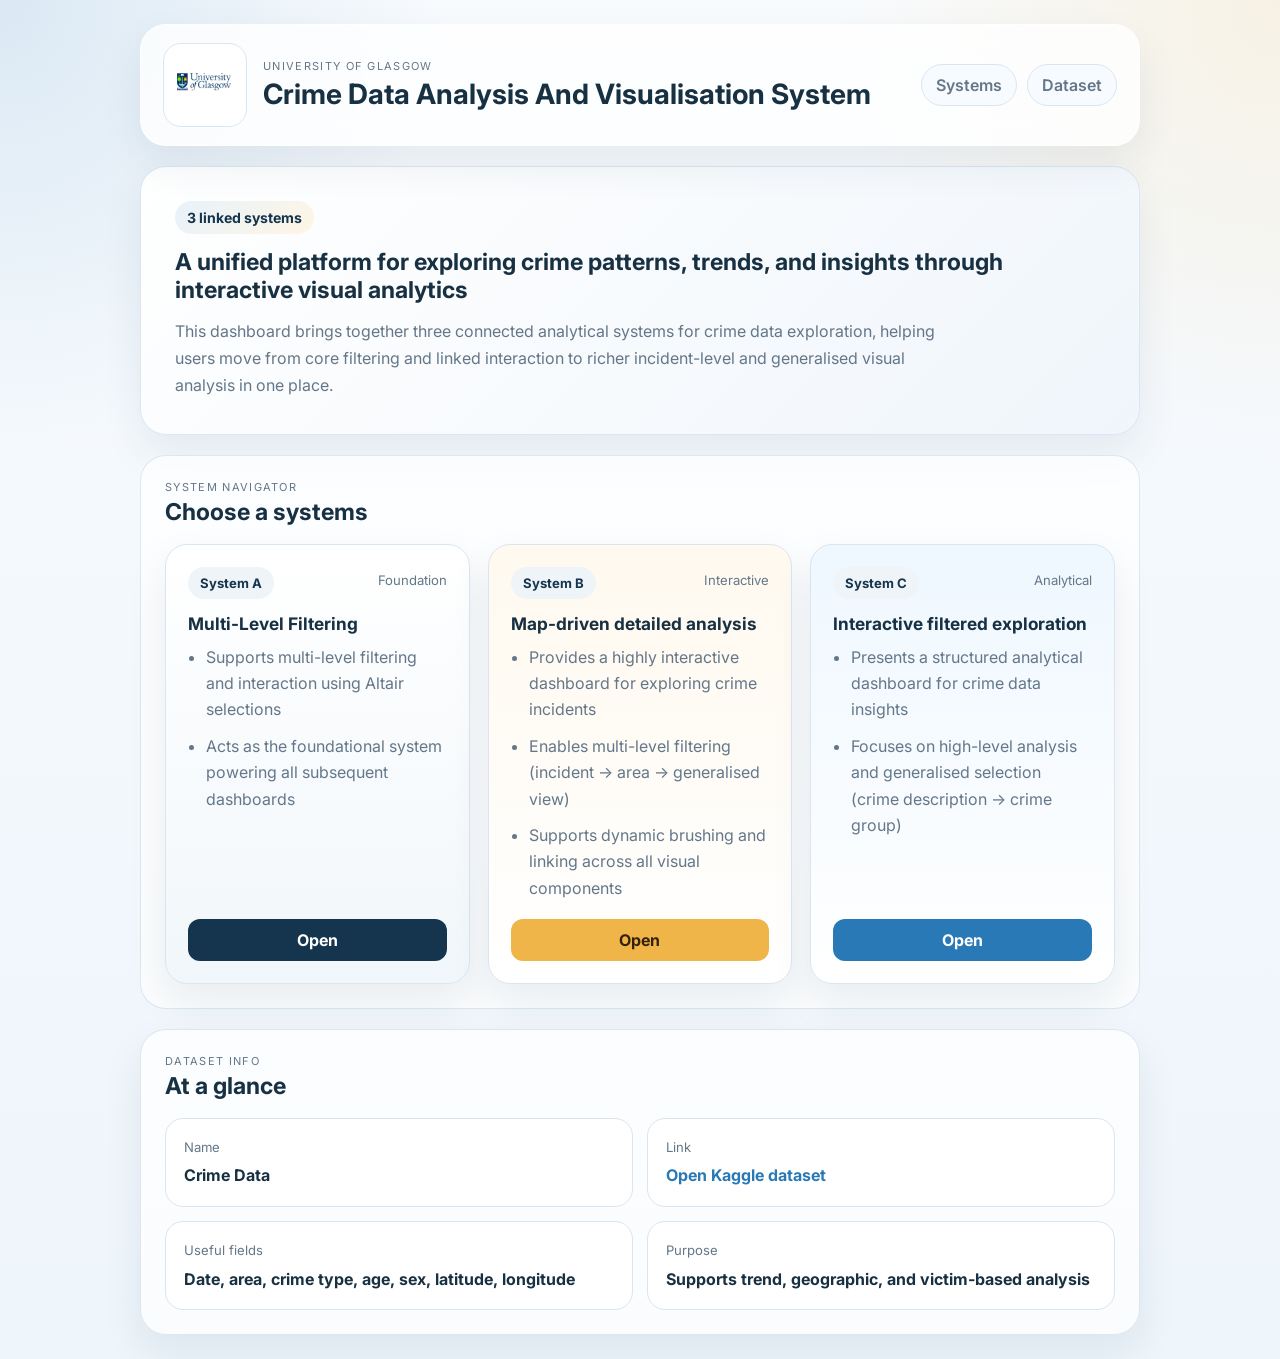
<file: dashboard.html>
<!DOCTYPE html>
<html lang="en">
<head>
  <meta charset="UTF-8" />
  <meta name="viewport" content="width=device-width, initial-scale=1.0" />
  <title>Crime Data Analysis and Visualisation System</title>
  <link rel="preconnect" href="https://fonts.googleapis.com">
  <link rel="preconnect" href="https://fonts.gstatic.com" crossorigin>
  <link href="https://fonts.googleapis.com/css2?family=Inter:wght@400;500;600;700;800&display=swap" rel="stylesheet">
  <link rel="stylesheet" href="dashboard.css" />
</head>
<body>
  <div class="page-shell">
    <header class="topbar">
      <div class="brand-wrap">
        <div class="logo-box">
          <img src="glasgow-logo.png" alt="University of Glasgow logo">
        </div>
        <div>
          <p class="overline">University of Glasgow</p>
          <h1>Crime Data Analysis And Visualisation System</h1>
        </div>
      </div>

      <nav class="topnav">
        <a href="#systems">Systems</a>
        <a href="#dataset">Dataset</a>
      </nav>
    </header>

    <main class="content">
      <section class="hero">
        <div class="hero-copy">
          <span class="badge">3 linked systems</span>
          <h3>A unified platform for exploring crime patterns, trends, and insights through interactive visual analytics</h3>
          <p>
            This dashboard brings together three connected analytical systems for crime data exploration,
            helping users move from core filtering and linked interaction to richer incident-level and
            generalised visual analysis in one place.
          </p>
        </div>
      </section>

      <section class="systems-section" id="systems">
        <div class="section-head">
          <div>
            <p class="overline">System navigator</p>
            <h3>Choose a systems</h3>
          </div>
        </div>

        <div class="systems-grid">
          <article class="system-card neutral">
            <div class="card-top">
              <span class="pill">System A</span>
              <span class="mini-status">Foundation</span>
            </div>
            <h4>Multi-Level Filtering</h4>
            <ul class="feature-list">
              <li>Supports multi-level filtering and interaction using Altair selections</li>
              <li>Acts as the foundational system powering all subsequent dashboards</li>
            </ul>
            <a class="btn dark" href="index.html">Open</a>
          </article>

          <article class="system-card gold">
            <div class="card-top">
              <span class="pill">System B</span>
              <span class="mini-status">Interactive</span>
            </div>
            <h4>Map-driven detailed analysis</h4>
            <ul class="feature-list">
              <li>Provides a highly interactive dashboard for exploring crime incidents</li>
              <li>Enables multi-level filtering (incident → area → generalised view)</li>
              <li>Supports dynamic brushing and linking across all visual components</li>
            </ul>
            <a class="btn gold-btn" href="SYSTEM_B.html">Open</a>
          </article>

          <article class="system-card blue">
            <div class="card-top">
              <span class="pill">System C</span>
              <span class="mini-status">Analytical</span>
            </div>
            <h4>Interactive filtered exploration</h4>
            <ul class="feature-list">
              <li>Presents a structured analytical dashboard for crime data insights</li>
              <li>Focuses on high-level analysis and generalised selection (crime description → crime group)</li>
            </ul>
            <a class="btn primary" href="SYSTEM_C.html">Open</a>
          </article>
        </div>
      </section>

      <section class="dataset-panel">
        <div class="section-head compact">
          <div>
            <p class="overline">Dataset info</p>
            <h3>At a glance</h3>
          </div>
        </div>

        <div class="dataset-grid">
          <div class="dataset-item">
            <span>Name</span>
            <strong>Crime Data</strong>
          </div>
          <div class="dataset-item">
            <span>Link</span>
            <strong><a href="https://www.kaggle.com/datasets/ishajangir/crime-data" target="_blank">Open Kaggle dataset</a></strong>
          </div>
          <div class="dataset-item">
            <span>Useful fields</span>
            <strong>Date, area, crime type, age, sex, latitude, longitude</strong>
          </div>
          <div class="dataset-item">
            <span>Purpose</span>
            <strong>Supports trend, geographic, and victim-based analysis</strong>
          </div>
        </div>
      </section>
    </main>
  </div>
</body>
</html>
</file>
<file: dashboard.css>
:root {
  --bg: #eef5fb;
  --bg-soft: #f7fbff;
  --panel: rgba(255, 255, 255, 0.94);
  --line: #d9e6f0;
  --text: #173042;
  --muted: #647789;
  --navy: #14354d;
  --blue: #2a79b7;
  --blue-soft: #e7f2fb;
  --gold: #efb548;
  --gold-soft: #fff6e4;
  --brown: #7d5f47;
  --shadow: 0 18px 40px rgba(20, 53, 77, 0.08);
  --radius-xl: 26px;
  --radius-lg: 20px;
  --radius-md: 14px;
}

* { box-sizing: border-box; }
html { scroll-behavior: smooth; }

body {
  margin: 0;
  font-family: "Inter", system-ui, sans-serif;
  color: var(--text);
  background:
    radial-gradient(circle at top left, rgba(42, 121, 183, 0.14), transparent 24%),
    radial-gradient(circle at top right, rgba(239, 181, 72, 0.14), transparent 24%),
    linear-gradient(180deg, #f8fbfe 0%, var(--bg) 100%);
}

a { color: inherit; text-decoration: none; }

.page-shell {
  width: min(1000px, calc(100% - 32px));
  margin: 24px auto;
}

.topbar {
  display: flex;
  align-items: center;
  justify-content: space-between;
  gap: 20px;
  padding: 18px 22px;
  background: rgba(255,255,255,0.78);
  border: 1px solid rgba(255,255,255,0.65);
  backdrop-filter: blur(12px);
  border-radius: var(--radius-xl);
  box-shadow: var(--shadow);
}

.brand-wrap {
  display: flex;
  align-items: center;
  gap: 16px;
}

.logo-box {
  width: 84px;
  height: 84px;
  border-radius: 18px;
  background: white;
  border: 1px solid var(--line);
  display: grid;
  place-items: center;
  padding: 10px;
  overflow: hidden;
  flex-shrink: 0;
}

.logo-box img {
  max-width: 100%;
  max-height: 100%;
  object-fit: contain;
}

.overline {
  margin: 0 0 4px;
  text-transform: uppercase;
  letter-spacing: 0.12em;
  font-size: 11px;
  color: var(--muted);
}

h1, h2, h3, h4, p, ul { margin: 0; }
h1 { font-size: clamp(1.75rem, 1.8vw, 1.35rem); line-height: 1.25; max-width: 760px; }
h2 { font-size: clamp(1.8rem, 3vw, 2.7rem); line-height: 1.12; max-width: 820px; }
h3 { font-size: 1.45rem; }
h4 { font-size: 1.08rem; }

.topnav {
  display: flex;
  gap: 10px;
  flex-wrap: wrap;
}

.topnav a {
  padding: 10px 14px;
  border-radius: 999px;
  background: var(--bg-soft);
  border: 1px solid var(--line);
  color: var(--muted);
  font-weight: 600;
}

.content {
  display: grid;
  gap: 20px;
  margin-top: 20px;
}

.hero,
.summary-strip,
.dataset-panel,
.system-card {
  box-shadow: var(--shadow);
}

.hero {
  padding: 34px;
  border-radius: var(--radius-xl);
  background: linear-gradient(135deg, rgba(255,255,255,0.95), rgba(239,245,251,0.95));
  border: 1px solid rgba(217,230,240,0.9);
}

.hero-copy p {
  margin-top: 14px;
  max-width: 760px;
  color: var(--muted);
  line-height: 1.7;
}

.badge {
  display: inline-flex;
  margin-bottom: 14px;
  padding: 8px 12px;
  border-radius: 999px;
  background: linear-gradient(135deg, var(--blue-soft), var(--gold-soft));
  color: var(--navy);
  font-weight: 700;
  font-size: 0.88rem;
}

.summary-strip {
  display: grid;
  grid-template-columns: repeat(4, minmax(0, 1fr));
  gap: 14px;
  padding: 14px;
  border-radius: var(--radius-xl);
  background: rgba(255,255,255,0.72);
  border: 1px solid rgba(217,230,240,0.9);
}

.summary-card {
  padding: 18px;
  border-radius: var(--radius-lg);
  background: var(--panel);
  border: 1px solid var(--line);
}

.summary-label,
.dataset-item span,
.mini-status {
  display: block;
  font-size: 0.82rem;
  color: var(--muted);
  margin-bottom: 6px;
}

.systems-section,
.dataset-panel {
  padding: 24px;
  border-radius: var(--radius-xl);
  background: rgba(255,255,255,0.72);
  border: 1px solid rgba(217,230,240,0.9);
}

.section-head {
  display: flex;
  align-items: center;
  justify-content: space-between;
  margin-bottom: 18px;
}

.systems-grid {
  display: grid;
  grid-template-columns: repeat(3, minmax(0, 1fr));
  gap: 18px;
}

.system-card {
  padding: 22px;
  border-radius: 22px;
  background: var(--panel);
  border: 1px solid var(--line);
  display: flex;
  flex-direction: column;
  min-height: 100%;
}

.card-top {
  display: flex;
  align-items: center;
  justify-content: space-between;
  gap: 12px;
  margin-bottom: 14px;
}

.pill {
  display: inline-flex;
  align-items: center;
  padding: 8px 12px;
  border-radius: 999px;
  font-size: 0.82rem;
  font-weight: 700;
  background: #eff4f8;
  color: var(--navy);
}

.neutral { background: linear-gradient(180deg, rgba(255,255,255,0.92), rgba(240,246,250,0.92)); }
.gold { background: linear-gradient(180deg, rgba(255,249,238,0.96), rgba(255,255,255,0.96)); }
.blue { background: linear-gradient(180deg, rgba(238,247,255,0.96), rgba(255,255,255,0.96)); }

.feature-list {
  padding-left: 18px;
  margin: 10px 0 18px;
  color: var(--muted);
  line-height: 1.65;
}

.feature-list li + li {
  margin-top: 10px;
}

.btn {
  display: inline-flex;
  align-items: center;
  justify-content: center;
  min-width: 108px;
  padding: 11px 16px;
  border-radius: 12px;
  font-weight: 700;
  margin-top: auto;
}

.btn.dark {
  background: var(--navy);
  color: white;
}

.btn.primary {
  background: var(--blue);
  color: white;
}

.btn.gold-btn {
  background: var(--gold);
  color: #34230a;
}

.dataset-grid {
  display: grid;
  grid-template-columns: repeat(2, minmax(0, 1fr));
  gap: 14px;
}

.dataset-item {
  padding: 18px;
  border-radius: 18px;
  background: var(--panel);
  border: 1px solid var(--line);
  line-height: 1.55;
}

.dataset-item a {
  color: var(--blue);
}

@media (max-width: 900px) {
  .topbar,
  .section-head,
  .card-top {
    flex-direction: column;
    align-items: flex-start;
  }

  .summary-strip,
  .systems-grid,
  .dataset-grid {
    grid-template-columns: 1fr 1fr;
  }
}

@media (max-width: 640px) {
  .page-shell {
    width: min(100% - 20px, 1000px);
    margin: 10px auto 20px;
  }

  .logo-box {
    width: 72px;
    height: 72px;
  }

  .hero,
  .systems-section,
  .dataset-panel {
    padding: 18px;
  }

  .summary-strip,
  .systems-grid,
  .dataset-grid {
    grid-template-columns: 1fr;
  }

  h2 {
    font-size: 1.65rem;
  }
}
</file>
